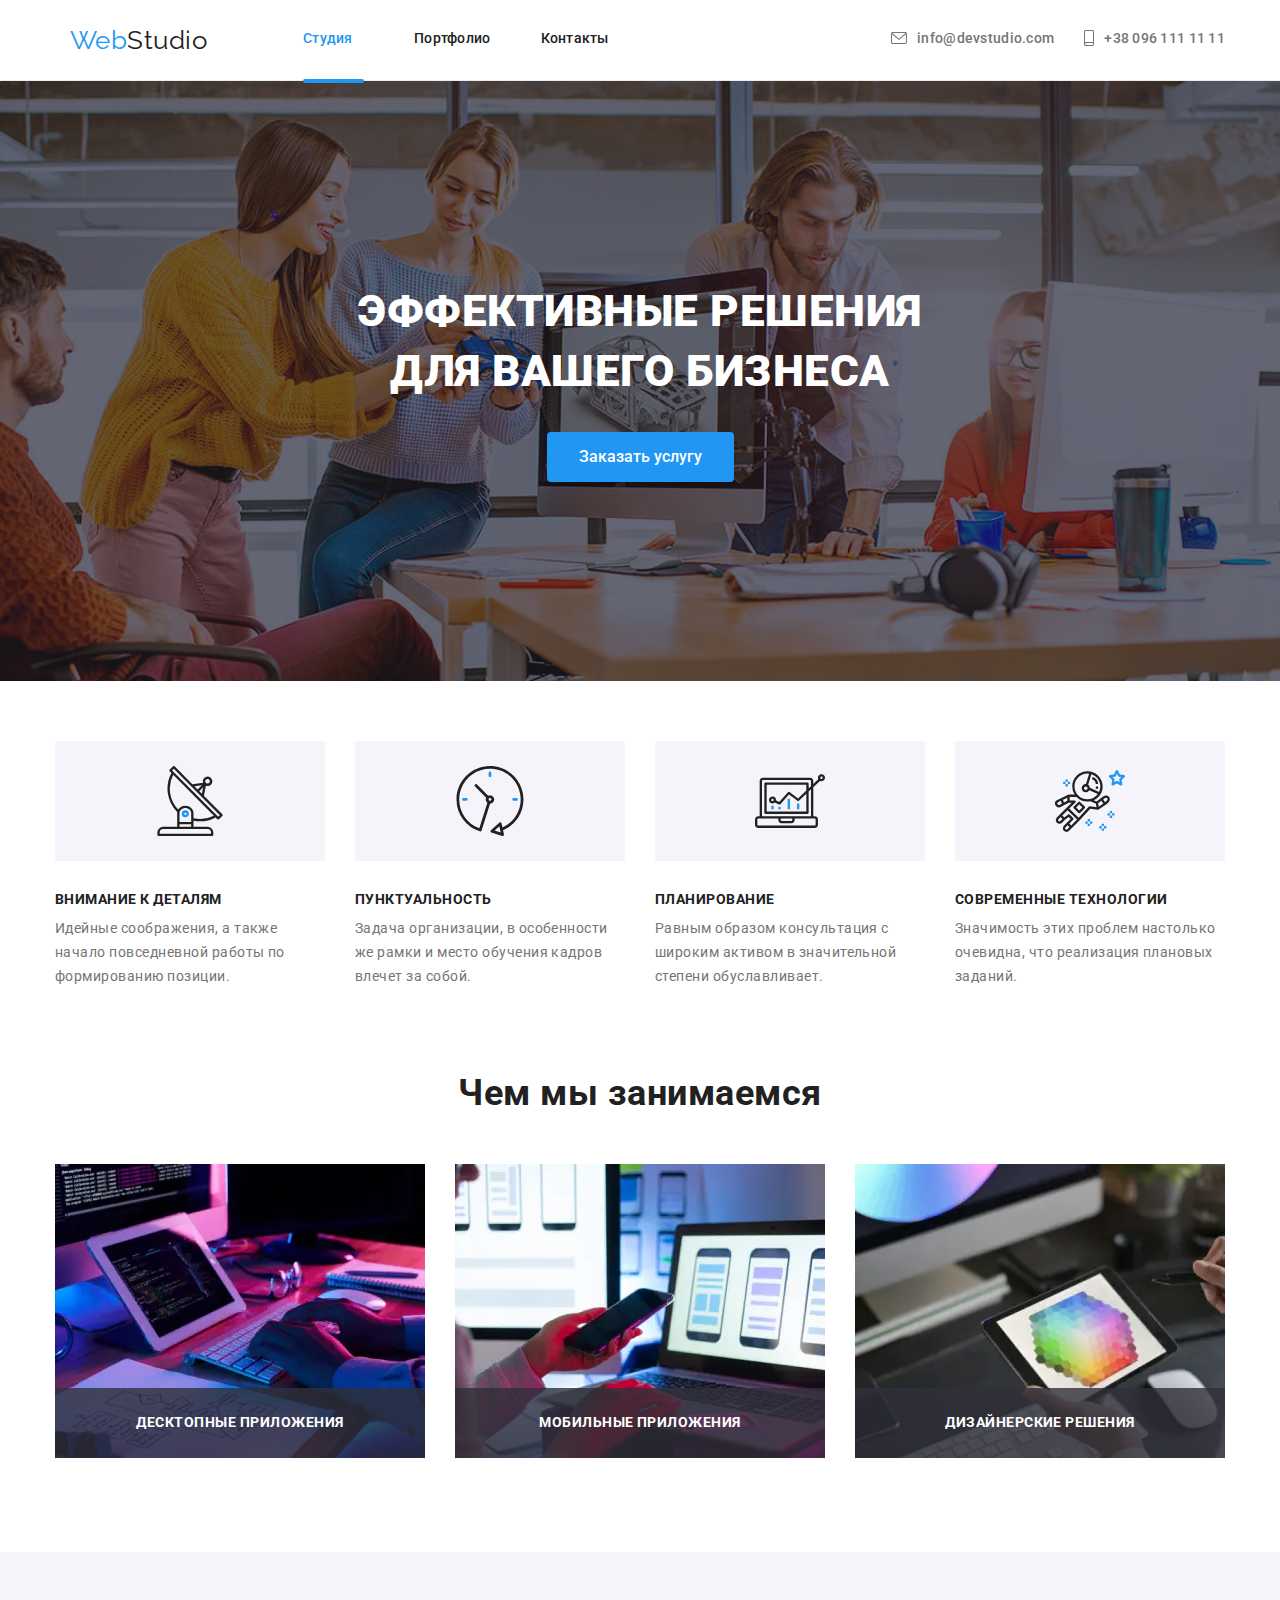
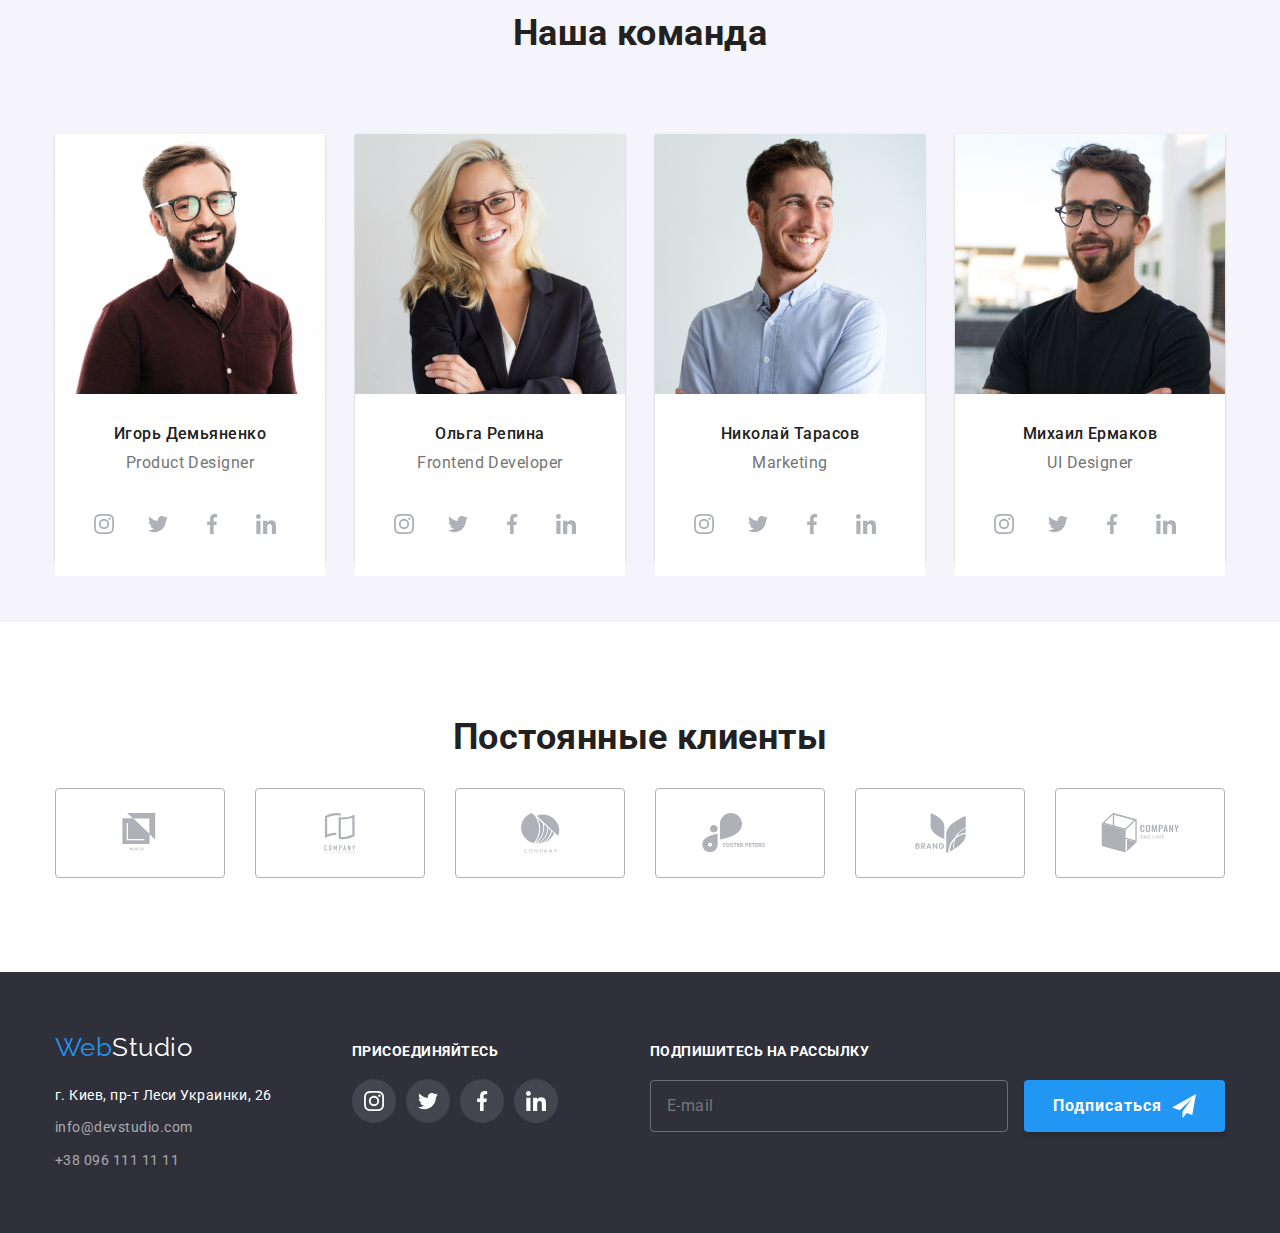
<file: index.html>
<!DOCTYPE html>
<html lang="ru">
    <head>
        <meta charset="UTF-8">
        <meta name="viewport" content="width=device-width, initial-scale=1.0">
        <title>Document</title>
        <link rel="preconnect" href="https://fonts.gstatic.com">
        <link rel="stylesheet" href="https://cdnjs.cloudflare.com/ajax/libs/animate.css/4.1.1/animate.min.css"/>
        <link href="https://fonts.googleapis.com/css2?family=Oleo+Script&family=Raleway:wght@700&family=Roboto:wght@400;500;700;900&display=swap" rel="stylesheet">
        <link rel="stylesheet" href="https://cdnjs.cloudflare.com/ajax/libs/modern-normalize/1.0.0/modern-normalize.min.css">
        <link rel="stylesheet" href="./css/main.min.css">
    </head>
    <body>
        <header class="header line">
            <div class="container">
                <nav class="site-nav">
                    <a href="./index.html" class="heder__logo logo" aria-label="логотип сайта" lang="en"><span class="logo-accent">Web</span>Studio</a>
                    <button type="button"
                     class="menu-button "
                     aria-expanded="false"
                     aria-controls="menu-container"
                    data-menu-button>
                    <svg width="40" height="40" aria-label="переключатель мобильного меню">
                        <use class="icon-cross"   href="./images/sprite.svg#icon-close_40px"></use>
                        <use class="icon-menu"  href="./images/sprite.svg#icon-menu_40px"></use>
                    </svg>
                    </button>
                    <div class="menu-container " id="menu-container" data-menu>
                        <div class="navigation">
                            <ul class="site-nav-list">
                                <li class="navigation__item"><a href="./index.html" class="site-nav-link current">Студия</a></li>
                                <li class="navigation__item"><a href="./portfolio.html" class="site-nav-link">Портфолио</a></li>
                                <li class="navigation__item"><a href="/#footer" class="site-nav-link">Контакты</a></li>
                            </ul>
                        </div>
                        <div class="contacts">
                            <ul class="site-nav-list-address">
                                <li class="contacts__item">
                                    <a href="mailto:info@devstudio.com" class="site-nav-link mail">
                                        <svg class="mail-svg" width="16px" height="12px">
                                            <use href="./images/sprite.svg#icon-envelope-hover"></use>
                                        </svg>
                                    info@devstudio.com </a>
                                </li>
                                <li class="contacts__item">
                                    <a href="tel:+380961111111" class="site-nav-link number">
                                        <svg class="number-svg" width="10px" height="16px">
                                            <use href="./images/sprite.svg#icon-smartphone"></use>
                                        </svg>
                                    +38 096 111 11 11
                                    </a>
                                </li>
                            </ul>  
                        </div>
                    </div>
                </nav>
            </div>
        </header>
        
        <main>
            <section class="hero">
                <div class="container hero-box">
                    <h1 class="hero-title">ЭФФЕКТИВНЫЕ РЕШЕНИЯ <br> ДЛЯ ВАШЕГО БИЗНЕСА</h1>
                        <button type="button" class="button-one" data-modal-open>Заказать услугу</button>
                </div>
                
            </section>
            
            <section class="section-skills">
                <div class="container feature-item">
                    <ul class="feature-list">
                        <li class="item">
                            <div class="section-skills__background">
                                <svg width="70px" height="70px">
                                    <use href="./images/sprite.svg#icon-antenna-1"></use>
                                </svg>
                            </div>
                            <h2 class="section-title">Внимание к деталям</h2>
                            <p class="text">
                                Идейные соображения, а также начало повседневной работы по формированию позиции.
                            </p>
                        </li>
                        <li class="item">
                            <div class="section-skills__background">
                                <svg width="70px" height="70px">
                                    <use href="./images/sprite.svg#icon-clock-1-1"></use>
                                </svg>
                            </div>
                            <h2 class="section-title">Пунктуальность</h2>
                            <p class="text">
                                Задача организации, в особенности же рамки и место обучения кадров влечет за собой.  
                            </p>
                        </li> 
                        <li class="item">
                            <div class="section-skills__background">
                                <svg width="70px" height="70px">
                                    <use href="./images/sprite.svg#icon-diagram-1"></use>
                                </svg>
                            </div>
                            <h2 class="section-title">Планирование</h2>
                            <p class="text">
                                Равным образом консультация с широким активом в значительной степени обуславливает. 
                            </p>
                        </li>
                        <li class="item">
                            <div class="section-skills__background">
                                <svg width="70px" height="70px">
                                    <use href="./images/sprite.svg#icon-astronaut-1"></use>
                                </svg>
                            </div>
                            <h2 class="section-title">Современные технологии</h2>
                            <p class="text">
                                Значимость этих проблем настолько очевидна, что реализация плановых заданий.
                            </p>
                        </li>
                    </ul>
                </div>
            </section>
            <section class="section-images">
                <div class="container">
                    <h2 class="section-images-title">Чем мы занимаемся</h2>
                    <ul class="activity-list">
                        <li class="section-images-link">
                            <picture>
                                <source
                                    srcset="./images/img.1-1x.webp 1x, ./images/img.1-2x.webp"
                                     media="(min-width: 1200px)" type="image/webp">
                                <source 
                                    srcset="./images/img.1-1x.jpg 1x, ./images/img.1-2x.jpg"
                                     media="(min-width: 1200px)"> 
                                <img 
                                     src="./images/img.1.jpg" 
                                     alt="Десктопные приложения">
                                    
                            </picture>
                            
                            <p class="position">Десктопные приложения</p>
                        </li>
                        <li class="section-images-link">
                            <picture>
                                <source
                                    srcset="./images/img.2-1x.webp 1x, ./images/img.2-2x.webp"
                                     media="(min-width: 1200px)" type="image/webp">
                                <source 
                                    srcset="./images/img.2-1x.jpg 1x, ./images/img.2-2x.jpg"
                                     media="(min-width: 1200px)">
                                <img 
                                     src="./images/img.2.jpg" 
                                     alt="Мобильные приложения">
                                    
                            </picture>
                            
                            <p class="position">Мобильные приложения</p>
                        </li>
                        <li class="section-images-link">
                            <picture>
                                <source
                                srcset="./images/img.3-1x.webp 1x, ./images/img.3-2x.webp"
                                 media="(min-width: 1200px)" type="image/webp">
                            <source 
                                srcset="./images/img.3-1x.jpg 1x, ./images/img.3-2x.jpg"
                                 media="(min-width: 1200px)">
                                <img 
                                     src="./images/img.3.jpg"alt="Дизайнерские решения">
                                    
                            </picture>
                            
                            <p class="position">Дизайнерские решения</p>
                        </li>
                    </ul>  
                </div>
            </section> 
            <section class="section-team">
                <div class="container">
                    <h2 class="section-team-title">Наша команда</h2>
                    <ul class="team-list"> 
                        <li class="team-list-link">
                            <img class="section-team__img" 
                                     src="./images/img1-2х.jpg" 
                                     alt="Игорь Демьяненко">
                            
                            <div class="team-title-info" >
                                <h3 class="team-title-name">Игорь Демьяненко</h3>
                                <p class="team-title-skills">
                                    <span lang="en">Product Designer</span>
                                </p>
                                <ul class="team-icon">
                                    <li class="svg-list-link">
                                        <a href="" class="svg-list-item team"> 
                                            <svg class="svg-list-icon team">
                                                <use href="./images/sprite.svg#icon-instagram-2"></use>
                                            </svg>
                                        </a>
                                    </li>
                                    <li class="svg-list-link">
                                        <a href="" class="svg-list-item team"> 
                                            <svg class="svg-list-icon team">
                                                <use href="./images/sprite.svg#icon-twitter-1"></use>
                                            </svg>
                                        </a>
                                    </li>
                                    <li class="svg-list-link">
                                        <a href="" class="svg-list-item team"> 
                                            <svg class="svg-list-icon team">
                                                <use href="./images/sprite.svg#icon-facebook-1"></use>
                                            </svg >
                                        </a>
                                    </li>
                                    <li class="svg-list-link"> 
                                        <a href="" class="svg-list-item team"> 
                                            <svg class="svg-list-icon team">
                                                <use href="./images/sprite.svg#icon-linkedin-1"></use>
                                            </svg>
                                        </a>
                                    </li>  
                                </ul>
                            </div>
                        </li>
                        <li class="team-list-link">
                                <img class="section-team__img" 
                                     src="./images/img2-2х.jpg" 
                                     alt="Ольга Репина">
                            <div class="team-title-info" >
                                <h3 class="team-title-name">Ольга Репина</h3>
                                <p class="team-title-skills">
                                    <span lang="en">Frontend Developer</span>
                                </p>
                                <ul class="team-icon">
                                    <li class="svg-list-link">
                                        <a href="" class="svg-list-item team"> 
                                            <svg class="svg-list-icon team">
                                                <use href="./images/sprite.svg#icon-instagram-2"></use>
                                            </svg>
                                        </a>
                                    </li>
                                    <li class="svg-list-link">
                                        <a href="" class="svg-list-item team"> 
                                            <svg class="svg-list-icon team">
                                                <use href="./images/sprite.svg#icon-twitter-1"></use>
                                            </svg>
                                        </a>
                                    </li>
                                    <li class="svg-list-link">
                                        <a href="" class="svg-list-item team"> 
                                            <svg class="svg-list-icon team">
                                                <use href="./images/sprite.svg#icon-facebook-1"></use>
                                            </svg >
                                        </a>
                                    </li>
                                    <li class="svg-list-link"> 
                                        <a href="" class="svg-list-item team"> 
                                            <svg class="svg-list-icon team">
                                                <use href="./images/sprite.svg#icon-linkedin-1"></use>
                                            </svg>
                                        </a>
                                    </li>  
                                </ul>
                            </div>
                        </li>
                        <li class="team-list-link">
                            <img class="section-team__img" 
                            src="./images/img3-2х.jpg" 
                            alt="Николай Тарасов">
                            <div class="team-title-info" >
                                <h3 class="team-title-name">Николай Тарасов</h3>
                                <p class="team-title-skills">
                                    <span lang="en">Marketing</span>
                                </p>
                                <ul class="team-icon">
                                    <li class="svg-list-link">
                                        <a href="" class="svg-list-item team"> 
                                            <svg class="svg-list-icon team">
                                                <use href="./images/sprite.svg#icon-instagram-2"></use>
                                            </svg>
                                        </a>
                                    </li>
                                    <li class="svg-list-link">
                                        <a href="" class="svg-list-item team"> 
                                            <svg class="svg-list-icon team">
                                                <use href="./images/sprite.svg#icon-twitter-1"></use>
                                            </svg>
                                        </a>
                                    </li>
                                    <li class="svg-list-link">
                                        <a href="" class="svg-list-item team"> 
                                            <svg class="svg-list-icon team">
                                                <use href="./images/sprite.svg#icon-facebook-1"></use>
                                            </svg >
                                        </a>
                                    </li>
                                    <li class="svg-list-link"> 
                                        <a href="" class="svg-list-item team"> 
                                            <svg class="svg-list-icon team">
                                                <use href="./images/sprite.svg#icon-linkedin-1"></use>
                                            </svg>
                                        </a>
                                    </li>  
                                </ul>
                            </div>
                        </li>
                        <li  class="team-list-link">
                            <img class="section-team__img" 
                            src="./images/img4-2х.jpg" 
                            alt="Михаил Ермаков">
                            <div class="team-title-info">
                                <h3 class="team-title-name">Михаил Ермаков</h3>
                                <p class="team-title-skills">
                                    <span lang="en">UI Designer</span>
                                </p>
                                
                                <ul class="team-icon">
                                    <li class="svg-list-link">
                                        <a href="" class="svg-list-item team"> 
                                            <svg class="svg-list-icon team">
                                                <use href="./images/sprite.svg#icon-instagram-2"></use>
                                            </svg>
                                        </a>
                                    </li>
                                    <li class="svg-list-link">
                                        <a href="" class="svg-list-item team"> 
                                            <svg class="svg-list-icon team">
                                                <use href="./images/sprite.svg#icon-twitter-1"></use>
                                            </svg>
                                        </a>
                                    </li>
                                    <li class="svg-list-link">
                                        <a href="" class="svg-list-item team"> 
                                            <svg class="svg-list-icon team">
                                                <use href="./images/sprite.svg#icon-facebook-1"></use>
                                            </svg >
                                        </a>
                                    </li>
                                    <li class="svg-list-link"> 
                                        <a href="" class="svg-list-item team"> 
                                            <svg class="svg-list-icon team">
                                                <use href="./images/sprite.svg#icon-linkedin-1"></use>
                                            </svg>
                                        </a>
                                    </li>  
                                </ul>

                            </div>
                        </li>
                    </ul>
                </div>
            </section>
            <section class="customers">
                <div class="container">
                    <h2 class="section-customers-title">Постоянные клиенты</h2>
                    <ul class="customers-list">
                        <li class="customers-list-link">
                            <a href="" class="customers-list-item"> 
                                <svg class="customers-svg" width="45" height="50">
                                    <use href="./images/sprite.svg#icon-logo-1"></use>
                                </svg>
                            </a>
                        </li>
                        <li class="customers-list-link">
                            <a href="" class="customers-list-item"> 
                                <svg class="customers-svg" width="40" height="50">
                                    <use href="./images/sprite.svg#icon-logo-2"></use>
                                </svg>
                            </a>
                        </li>
                        <li class="customers-list-link">
                            <a href="" class="customers-list-item"> 
                                <svg class="customers-svg" width="41" height="43">
                                    <use href="./images/sprite.svg#icon-logo-3"></use>
                                </svg>
                            </a>
                        </li>
                        <li class="customers-list-link">
                            <a href="" class="customers-list-item"> 
                                <svg class="customers-svg" width="79.66" height="y">
                                    <use href="./images/sprite.svg#icon-logo-4"></use>
                                </svg>
                            </a>
                        </li>
                        <li class="customers-list-link">
                            <a href="" class="customers-list-item"> 
                                <svg class="customers-svg" width="59" height="47">
                                    <use href="./images/sprite.svg#icon-logo-5"></use>
                                </svg>
                            </a>
                        </li>
                        <li class="customers-list-link"> 
                            <a href="" class="customers-list-item"> 
                                <svg class="customers-svg" width="89px" height="46px">
                                    <use href="./images/sprite.svg#icon-logo-6"></use>
                                </svg>
                            </a>
                        </li>
                    </ul>
                </div>
            </section>
        </main>

        <footer id="footer" class="footer">
            <div class="container">
                
                <address class="address-icon">
                    <div class="address-icon__contacts">
                        <a href="./index.html" class="logo" aria-label="логотип сайта" lang="en"><span class="logo-accent">Web</span><span class="footer-logo">Studio</span></a>
                        <ul class="footer-list-address">
                            <li class="footer-address">
                                <a href="https://goo.gl/maps/ttQcyeFYQjjGrUDe8" class="footer-list-link address">г. Киев, пр-т Леси Украинки, 26</a> 
                            </li>
                            <li class="footer-address">
                                <a href="mailto:info@devstudio.com" class="footer-list-link">info@devstudio.com</a>
                             </li>
                             <li class="footer-address">
                                <a href="tel:+380961111111" class="footer-list-link">+38 096 111 11 11</a>
                            </li>
                        </ul>
                    </div>
                    <div class="address-box">
                        <p class="join">Присоединяйтесь</p>
                        <ul class="svg-icon">
                            <li class="svg-list-link">
                                <a href="" class="svg-list-item"> 
                                    <svg class="svg-list-icon">
                                        <use href="./images/sprite.svg#icon-instagram-2"></use>
                                    </svg>
                                </a>
                            </li>
                            <li class="svg-list-link">
                                <a href="" class="svg-list-item"> 
                                    <svg class="svg-list-icon">
                                        <use href="./images/sprite.svg#icon-twitter-1"></use>
                                    </svg>
                                </a>
                            </li>
                            <li class="svg-list-link">
                                <a href="" class="svg-list-item"> 
                                    <svg class="svg-list-icon">
                                        <use href="./images/sprite.svg#icon-facebook-1"></use>
                                    </svg >
                                </a>
                            </li>
                            <li class="svg-list-link"> 
                                <a href="" class="svg-list-item"> 
                                    <svg class="svg-list-icon">
                                        <use href="./images/sprite.svg#icon-linkedin-1"></use>
                                    </svg>
                                </a>
                            </li>  
                        </ul>
                    </div>

                    <div class="footer-box">
                        <form class="footer-form">
                            <p class="footer-form-paragraph">Подпишитесь на рассылку</p>
                            <input type="email" name="email" id="email" class="e-mail" placeholder="E-mail">
                            <button type="submit" class="footer-form-button">Подписаться
                                <svg class="footer-form-icon" width="24px" height="24px">
                                    <use href="./images/sprite.svg#icon-icon-send"></use>
                                </svg>
                            </button>
                        </form>
                    </div>
                </address>
            </div>
        </footer>

        <div class="backdrop is-hidden" data-modal>
            <div class="modal animate__zoomIn">
                <button class="close-btn" data-modal-close>
                    <svg class="close-icon" width="18px" height="18px">
                        <use href="./images/sprite.svg#icon-close-black-18dp-2-1"></use>
                    </svg>
                </button>
                
                <div class="form">
                    <form action=""></form>
                        <h2 class="modal-title">Оставьте свои данные, мы вам перезвоним</h2>
                        <div>
                            <label for="name" class="form-label">
                                <span class="form-lable">Имя</span>
                                <span class="form-lable-svg">
                                    <input type="text" class="form-input" name="name" id="name"/>
                                    <svg class="form-svg" width="18px" height="18px">
                                        <use href="./images/sprite.svg#icon-person-black-18dp-1"></use>
                                    </svg>
                                </span>
                            </label>

                            <label for="tel" class="form-label">
                                <span class="form-lable">Телефон</span>
                                <span class="form-lable-svg">
                                    <input type="tel" class="form-input" name="phone" id="phone"/>
                                    <svg class="form-svg" width="18px" height="18px">
                                        <use href="./images/sprite.svg#icon-phone-black-18dp-1"></use>
                                    </svg>
                                </span>
                            </label>
                            
                        
                            <label for="mail" class="form-label">
                                <span class="form-lable">Почта</span>
                                <span class="form-lable-svg">
                                    <input type="email" class="form-input" name="mail" id="mail"/>
                                    <svg class="form-svg" width="18px" height="18px">
                                        <use href="./images/sprite.svg#icon-email-black-18dp-1-1"></use>
                                    </svg>
                                </span>
                            </label>
                            
                            
                       
                            <label class="form-label" for="comment">
                                <span class="form-lable">Комментарий</span>
                                <textarea class="form-input comment" name="comment" id="comment" rows="7" placeholder="Введите текст"></textarea>

                            </label>
                            
                        
                            <div class="form-label-checkbox">
                                <input type="checkbox" name="checkbox" value="check" id="agree"/>
                                <label class="form-label check" for="agree">
                                    Соглашаюсь с рассылкой и принимаю<a class="conditions">Условия договора</a>
                                </label>
                            </div>
                            
                            <button class="button-one form-button" type="submit">Отправить</button>
                        </div>
                    </form>

                </div>
            </div>
        </div>

        <script src="./js/modal.js"></script>
        <script src="./js/menu.js"></script>
    </body>
</html>
</file>
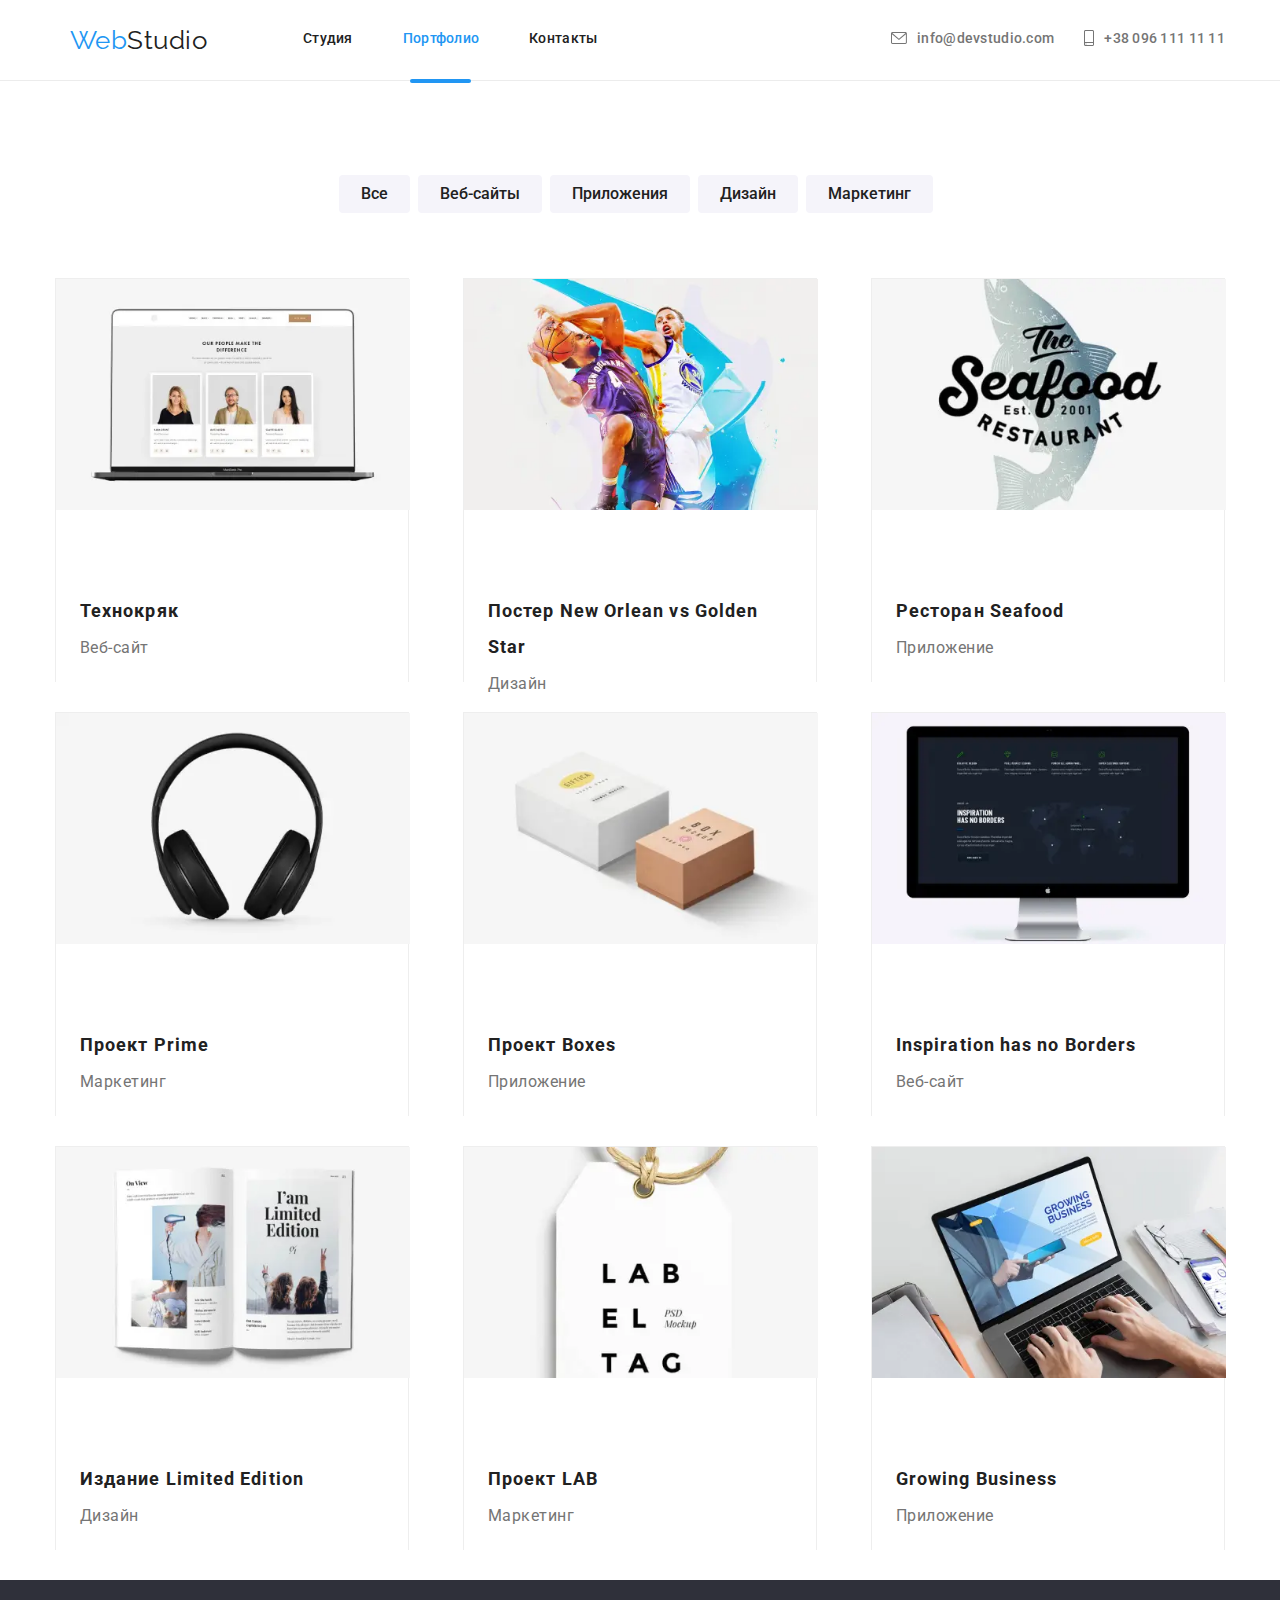
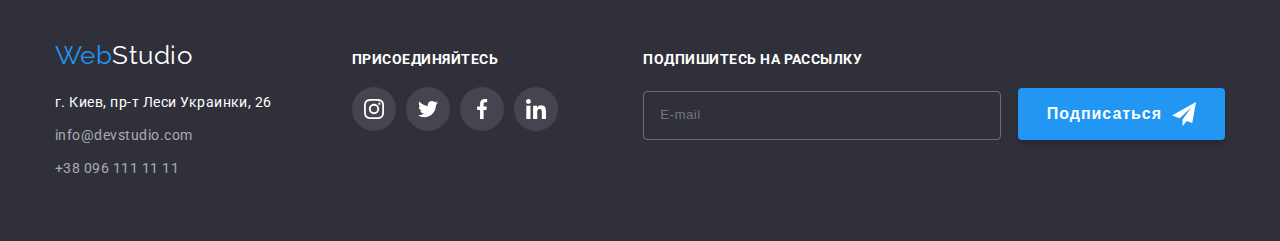
<file: portfolio.html>
<!DOCTYPE html>
<html lang="ru">
<head>
    <meta charset="UTF-8">
    <meta name="viewport" content="width=device-width, initial-scale=1.0">
    <title>Document</title>
    <link rel="preconnect" href="https://fonts.gstatic.com">
    <link href="https://fonts.googleapis.com/css2?family=Oleo+Script&family=Raleway:wght@700&family=Roboto:wght@400;500;700;900&display=swap" rel="stylesheet">
    <link href="https://cdnjs.cloudflare.com/ajax/libs/modern-normalize/1.0.0/modern-normalize.min.css">
    <link rel="stylesheet" href="./css/main.min.css">
</head>
<body>
    <header class="header line">
        <div class="container">
            <nav class="site-nav">
                <a href="./index.html" class="heder__logo logo" aria-label="логотип сайта" lang="en"><span class="logo-accent">Web</span>Studio</a>
                <button type="button"
                 class="menu-button "
                 aria-expanded="false"
                 aria-controls="menu-container"
                data-menu-button>
                <svg width="40" height="40" aria-label="переключатель мобильного меню">
                    <use class="icon-cross"   href="./images/sprite.svg#icon-close_40px"></use>
                    <use class="icon-menu"  href="./images/sprite.svg#icon-menu_40px"></use>
                </svg>
                </button>
                <div class="menu-container " id="menu-container" data-menu>
                    <div class="navigation">
                        <ul class="site-nav-list">
                            <li class="navigation__item"><a href="./index.html" class="site-nav-link ">Студия</a></li>
                            <li class="navigation__item"><a href="./portfolio.html" class="site-nav-link current">Портфолио</a></li>
                            <li class="navigation__item"><a href="/#footer" class="site-nav-link">Контакты</a></li>
                        </ul>
                    </div>
                    <div class="contacts">
                        <ul class="site-nav-list-address">
                            <li class="contacts__item">
                                <a href="mailto:info@devstudio.com" class="site-nav-link mail">
                                    <svg class="mail-svg" width="16px" height="12px">
                                        <use href="./images/sprite.svg#icon-envelope-hover"></use>
                                    </svg>
                                info@devstudio.com </a>
                            </li>
                            <li class="contacts__item">
                                <a href="tel:+380961111111" class="site-nav-link number">
                                    <svg class="number-svg" width="10px" height="16px">
                                        <use href="./images/sprite.svg#icon-smartphone"></use>
                                    </svg>
                                +38 096 111 11 11
                                </a>
                            </li>
                        </ul>  
                    </div>
                </div>
            </nav>
        </div>
    </header>
    <main>
        <section>
            <h1 hidden="tru">Портфолио</h1>
            <div class="container">
                <ul class="line-button">
                    <li>
                        <button type="button" class="line-button__portfolio button primary secondary">Все</button> 
                    </li>
                    <li>
                        <button type="button" class="line-button__portfolio button primary secondary"> Веб-сайты</button> 
                    </li>
                    <li>
                        <button type="button" class="line-button__portfolio button primary secondary">Приложения</button> 
                    </li>
                    <li>
                        <button type="button" class="line-button__portfolio button primary secondary">Дизайн</button> 
                    </li>
                    <li>
                        <button type="button" class="line-button__portfolio button primary secondary">Маркетинг</button>
                    </li>
                </ul>
                <ul class="flex-container">
                                    <li class="flex-element">
                                        <a href="" class="portfolio-list">
                                            <div class="portfolio-card">
                                                <picture>
                                                    <source 
                                                        srcset="./images/img11-1х.webp 1x, ./images/img11-2х.webp 2x"
                                                         media="(min-width: 480px)" type="image/webp">
                                                    <source 
                                                        srcset="./images/img11-1х.jpg 1x, ./images/img11-2х.jpg 2x"
                                                         media="(min-width: 480px)" >
                                                    <source 
                                                        srcset="./images/img11-t1x.webp 1x, ./images/img11-t2x.webp 2x"
                                                         media="(min-width: 768px)" type="image/webp">
                                                   <source 
                                                         srcset="./images/img11-t1x.jpg 1x, ./images/img11-t2x.jpg 2x"
                                                          media="(min-width: 768px)" >     
                                                    <source 
                                                        srcset="./images/img11.webp 1x, ./images/img11-d2x.webp"
                                                         media="(min-width: 1200px)" type="image/webp">
                                                    <source 
                                                        srcset="./images/img11.webp 1x, ./images/img11-d2x.webp 2x"
                                                         media="(min-width: 1200px)" >
                
                                                    <img src="images/img11.jpg" alt="Технокряк">
                                                        
                                                </picture>
                                                <p class="position-portfolio">Технокряк это современная площадка распространения коронавируса. Компании используют эту платформу для цифрового шпионажа и атак на защищённые сервера конкурентов.</p>
                                            </div>
                                            
                                            <div class="portfolio-info">
                                                <h2 class="force-name">Технокряк</h2>
                                                <p class="force-text">Веб-сайт</p>
                                            </div>
                                        </a>
                
                                    </li>
                
                                    <li class="flex-element">
                                        <a href="" class="portfolio-list">
                                            <div class="portfolio-card">
                                                <picture>
                                                    <source 
                                                        srcset="./images/img22-1х.webp 1x, ./images/img22-2х.webp 2x"
                                                         media="(min-width: 480px)" type="image/webp">
                                                    <source 
                                                        srcset="./images/img22-1х.jpg 1x, ./images/img22-2х.jpg 2x"
                                                         media="(min-width: 480px)" >
                                                    <source 
                                                        srcset="./images/img22-t1x.webp 1x, ./images/img22-t2x.webp 2x"
                                                         media="(min-width: 768px)" type="image/webp">
                                                   <source 
                                                         srcset="./images/img22-t1x.jpg 1x, ./images/img22-t2x.jpg 2x"
                                                          media="(min-width: 768px)" >     
                                                    <source 
                                                        srcset="./images/img22.webp 1x, ./images/img22-d2x.webp"
                                                         media="(min-width: 1200px)" type="image/webp">
                                                    <source 
                                                        srcset="./images/img22.webp 1x, ./images/img22-d2x.webp 2x"
                                                         media="(min-width: 1200px)" >
                                                <img src="images/img22.jpg" alt="Постер New Orlean vs Golden Star">                                      
                                                </picture>
                                                <p class="position-portfolio">Lorem ipsum dolor sit amet consectetur adipisicing elit. Sint iste laborum dignissimos omnis incidunt reprehenderit animi asperiores nulla quaerat expedita assumenda dolores, temporibus veritatis quam, aut eos? Fugit, eveniet eius.</p>
                                            </div>
                                            
                                            <div class="portfolio-info">
                                                <h2 class="force-name">Постер <span lang="en">New Orlean vs Golden Star</span></h2>
                                                <p class="force-text">Дизайн</p>
                                            </div>
                                        </a>
                                    </li>
                
                                    <li class="flex-element">
                                        <a href="" class="portfolio-list">
                                            <div class="portfolio-card">
                                                <picture>
                                                    <source 
                                                        srcset="./images/img33-1х.webp 1x, ./images/img33-2х.webp 2x"
                                                         media="(min-width: 480px)" type="image/webp">
                                                    <source 
                                                        srcset="./images/img33-1х.jpg 1x, ./images/img33-2х.jpg 2x"
                                                         media="(min-width: 480px)" >
                                                    <source 
                                                        srcset="./images/img33-t1x.webp 1x, ./images/img33-t2x.webp 2x"
                                                         media="(min-width: 768px)" type="image/webp">
                                                   <source 
                                                         srcset="./images/img33-t1x.jpg 1x, ./images/img33-t2x.jpg 2x"
                                                          media="(min-width: 768px)" >     
                                                    <source 
                                                        srcset="./images/img33.webp 1x, ./images/img33-d2x.webp"
                                                         media="(min-width: 1200px)" type="image/webp">
                                                    <source 
                                                        srcset="./images/img33.webp 1x, ./images/img33-d2x.webp 2x"
                                                         media="(min-width: 1200px)" >
                
                                                    <img src="images/img33.jpg" alt="Ресторан Seafood">                                      
                                                </picture>
                                                <p class="position-portfolio">Lorem ipsum dolor sit amet consectetur adipisicing elit. Nemo deserunt quia vitae tenetur dolor, debitis facilis, quod ad pariatur velit cumque magni. Eaque, facere explicabo unde fugit cum impedit excepturi!</p>
                                            </div>
                
                                            <div class="portfolio-info">
                                                <h2 class="force-name">Ресторан <span lang="en">Seafood</span></h2>
                                                <p class="force-text">Приложение</p>
                                            </div>
                                        </a>
                                    </li>
                                    <li class="flex-element">
                                        <a href="" class="portfolio-list">
                                            <div class="portfolio-card">
                                                <picture>
                                                    <source 
                                                        srcset="./images/img44-1х.webp 1x, ./images/img44-2х.webp 2x"
                                                         media="(min-width: 480px)" type="image/webp">
                                                    <source 
                                                        srcset="./images/img44-1х.jpg 1x, ./images/img44-2х.jpg 2x"
                                                         media="(min-width: 480px)" >
                                                    <source 
                                                        srcset="./images/img44-t1x.webp 1x, ./images/img44-t2x.webp 2x"
                                                         media="(min-width: 768px)" type="image/webp">
                                                   <source 
                                                         srcset="./images/img44-t1x.jpg 1x, ./images/img44-t2x.jpg 2x"
                                                          media="(min-width: 768px)" >     
                                                    <source 
                                                        srcset="./images/img44.webp 1x, ./images/img44-d2x.webp"
                                                         media="(min-width: 1200px)" type="image/webp">
                                                    <source 
                                                        srcset="./images/img44.webp 1x, ./images/img44-d2x.webp 2x"
                                                         media="(min-width: 1200px)" >
                
                                                    <img src="images/img44.jpg" alt="Проект Prime">                                      
                                                </picture>
                                                <p class="position-portfolio">Lorem ipsum dolor sit, amet consectetur adipisicing elit. Nulla consequuntur accusamus voluptatum delectus, mollitia corrupti! Veniam tempore eligendi quo voluptate vitae, suscipit voluptatem ipsam iusto, possimus natus, architecto ab repellendus?</p>
                                            </div>
                
                                            <div class="portfolio-info">
                                                <h2 class="force-name">Проект <span lang="en">Prime</span> </h2>
                                                <p class="force-text">Маркетинг</p>
                                            </div>
                                        </a>
                                    </li>
                
                                    <li class="flex-element">
                                        <a href="" class="portfolio-list">
                                            <div class="portfolio-card">
                                                <picture>
                                                    <source 
                                                        srcset="./images/img55-1х.webp 1x, ./images/img55-2х.webp 2x"
                                                         media="(min-width: 480px)" type="image/webp">
                                                    <source 
                                                        srcset="./images/img55-1х.jpg 1x, ./images/img55-2х.jpg 2x"
                                                         media="(min-width: 480px)" >
                                                    <source 
                                                        srcset="./images/img55-t1x.webp 1x, ./images/img55-t2x.webp 2x"
                                                         media="(min-width: 768px)" type="image/webp">
                                                   <source 
                                                         srcset="./images/img55-t1x.jpg 1x, ./images/img55-t2x.jpg 2x"
                                                          media="(min-width: 768px)" >     
                                                    <source 
                                                        srcset="./images/img55.webp 1x, ./images/img55-d2x.webp"
                                                         media="(min-width: 1200px)" type="image/webp">
                                                    <source 
                                                        srcset="./images/img55.webp 1x, ./images/img55-d2x.webp 2x"
                                                         media="(min-width: 1200px)" >
                                                     <img src="images/img55.jpg" alt="Проект Boxes">                                      
                                                </picture>
                                                <p class="position-portfolio">Lorem ipsum dolor sit amet, consectetur adipisicing elit. Rerum, excepturi sint tempora ullam veniam, ut nisi odit inventore, facilis repellendus exercitationem. Sit praesentium eius placeat optio doloribus et quo accusantium.</p>
                                            </div>
                                            
                                            <div class="portfolio-info">
                                                    <h2 class="force-name">Проект <span lang="en">Boxes</span></h2>
                                                <p class="force-text" >Приложение</p>
                                            </div>
                                        </a>
                                    </li>
                
                                    <li class="flex-element">
                                        <a href="" class="portfolio-list">
                                            <div class="portfolio-card">
                                                <picture>
                                                    <source 
                                                        srcset="./images/img66-1х.webp 1x, ./images/img66-2х.webp 2x"
                                                         media="(min-width: 480px)" type="image/webp">
                                                    <source 
                                                        srcset="./images/img66-1х.jpg 1x, ./images/img66-2х.jpg 2x"
                                                         media="(min-width: 480px)" >
                                                    <source 
                                                        srcset="./images/img66-t1x.webp 1x, ./images/img66-t2x.webp 2x"
                                                         media="(min-width: 768px)" type="image/webp">
                                                   <source 
                                                         srcset="./images/img66-t1x.jpg 1x, ./images/img66-t2x.jpg 2x"
                                                          media="(min-width: 768px)" >     
                                                    <source 
                                                        srcset="./images/img66.webp 1x, ./images/img66-d2x.webp"
                                                         media="(min-width: 1200px)" type="image/webp">
                                                    <source 
                                                        srcset="./images/img66.webp 1x, ./images/img66-d2x.webp 2x"
                                                         media="(min-width: 1200px)" >
                                                    <img src="images/img66.jpg" alt="Inspiration has no Borders">                                      
                                                </picture>
                                                <p class="position-portfolio">Lorem ipsum dolor sit amet consectetur adipisicing elit. Consequuntur doloribus odit, consequatur debitis fuga reprehenderit optio ipsam autem sunt et illo? Ipsa quam excepturi tenetur veritatis delectus dignissimos minima nesciunt?</p>
                                            </div>
                                            
                                            <div class="portfolio-info">
                                                    <h2 lang="en"class="force-name">Inspiration has no Borders</h2>
                                                <p class="force-text" >Веб-сайт</p>
                                            </div>
                                        </a>
                                    </li>
                                    <li class="flex-element">
                                        <a href="" class="portfolio-list">
                                            <div class="portfolio-card">
                                                <picture>
                                                    <source 
                                                        srcset="./images/img77-1х.webp 1x, ./images/img77-2х.webp 2x"
                                                         media="(min-width: 480px)" type="image/webp">
                                                    <source 
                                                        srcset="./images/img77-1х.jpg 1x, ./images/img77-2х.jpg 2x"
                                                         media="(min-width: 480px)" >
                                                    <source 
                                                        srcset="./images/img77-t1x.webp 1x, ./images/img77-t2x.webp 2x"
                                                         media="(min-width: 768px)" type="image/webp">
                                                   <source 
                                                         srcset="./images/img77-t1x.jpg 1x, ./images/img77-t2x.jpg 2x"
                                                          media="(min-width: 768px)" >     
                                                    <source 
                                                        srcset="./images/img77.webp 1x, ./images/img77-d2x.webp"
                                                         media="(min-width: 1200px)" type="image/webp">
                                                    <source 
                                                        srcset="./images/img77.webp 1x, ./images/img77-d2x.webp 2x"
                                                         media="(min-width: 1200px)" >
                                                    <img src="images/img77.jpg" alt="Издание Limited Edition">                                      
                                                </picture>
                                                <p class="position-portfolio">Lorem ipsum dolor sit amet consectetur, adipisicing elit. Vel exercitationem earum reiciendis praesentium tenetur iusto in, illo rerum harum eos totam ipsam consequuntur, magni inventore ullam placeat, corporis adipisci nesciunt.</p>
                                            </div>
                
                                            <div class="portfolio-info">
                                                <h2 class="force-name">Издание <span lang="en"> Limited Edition</span></h2>
                                                <p class="force-text">Дизайн</p>
                                            </div>
                                        </a>
                                    </li>
                                     <li class="flex-element">
                                        <a href="" class="portfolio-list">
                                            <div class="portfolio-card">
                                                <picture>
                                                    <source 
                                                        srcset="./images/img88-1х.webp 1x, ./images/img88-2х.webp 2x"
                                                         media="(min-width: 480px)" type="image/webp">
                                                    <source 
                                                        srcset="./images/img88-1х.jpg 1x, ./images/img88-2х.jpg 2x"
                                                         media="(min-width: 480px)" >
                                                    <source 
                                                        srcset="./images/img88-t1x.webp 1x, ./images/img88-t2x.webp 2x"
                                                         media="(min-width: 768px)" type="image/webp">
                                                   <source 
                                                         srcset="./images/img88-t1x.jpg 1x, ./images/img88-t2x.jpg 2x"
                                                          media="(min-width: 768px)" >     
                                                    <source 
                                                        srcset="./images/img88.webp 1x, ./images/img88-d2x.webp"
                                                         media="(min-width: 1200px)" type="image/webp">
                                                    <source 
                                                        srcset="./images/img88.webp 1x, ./images/img88-d2x.webp 2x"
                                                         media="(min-width: 1200px)" >
                                                    <img src="images/img88.jpg" alt="Проект LAB">                                      
                                                </picture>
                                                <p class="position-portfolio">Lorem ipsum dolor sit amet consectetur adipisicing elit. Sint asperiores fuga enim laborum quod. Repellendus quis eveniet at? Placeat illo autem quidem. Fuga ullam possimus laudantium maxime officiis nulla molestiae.</p>
                                            </div>
                                            
                                            <div class="portfolio-info">
                                                <h2 class="force-name">Проект <span lang="en">LAB</span></h2>
                                                <p class="force-text">Маркетинг</p>
                                            </div>
                                        </a>
                                    </li>
                                     <li class="flex-element">
                                        <a href="" class="portfolio-list">
                                            <div class="portfolio-card">
                                                <picture>
                                                    <source 
                                                        srcset="./images/img99-1х.webp 1x, ./images/img99-2х.webp 2x"
                                                         media="(min-width: 480px)" type="image/webp">
                                                    <source 
                                                        srcset="./images/img99-1х.jpg 1x, ./images/img99-2х.jpg 2x"
                                                         media="(min-width: 480px)" >
                                                    <source 
                                                        srcset="./images/img99-t1x.webp 1x, ./images/img99-t2x.webp 2x"
                                                         media="(min-width: 768px)" type="image/webp">
                                                   <source 
                                                         srcset="./images/img99-t1x.jpg 1x, ./images/img99-t2x.jpg 2x"
                                                          media="(min-width: 768px)" >     
                                                    <source 
                                                        srcset="./images/img99.webp 1x, ./images/img99-d2x.webp"
                                                         media="(min-width: 1200px)" type="image/webp">
                                                    <source 
                                                        srcset="./images/img99.webp 1x, ./images/img99-d2x.webp 2x"
                                                         media="(min-width: 1200px)" >
                                                    <img src="images/img99.jpg" alt="Growing Business">                                      
                                                </picture>
                                                <p class="position-portfolio">Lorem ipsum dolor sit amet consectetur adipisicing elit. Illum atque hic praesentium animi natus recusandae cupiditate? Explicabo nam error atque at? Perspiciatis rem quia iste numquam fuga dignissimos cupiditate sit.</p>
                                            </div>
                                            
                                            <div class="portfolio-info">
                                                <h2 lang="en"class="force-name">Growing Business</h2>
                                                <p class="force-text" >Приложение</p>
                                            </div>
                                        </a>
                                    </li>
                
                                </ul>
        </section>
    </main>
    <footer class="footer">
        <div class="container">
            
            <address class="address-icon">
                <div class="address-icon__contacts">
                    <a href="./index.html" class="logo" aria-label="логотип сайта" lang="en"><span class="logo-accent">Web</span><span class="footer-logo">Studio</span></a>
                    <ul class="footer-list-address">
                        <li class="footer-address">
                            <a href="https://goo.gl/maps/ttQcyeFYQjjGrUDe8" class="footer-list-link address">г. Киев, пр-т Леси Украинки, 26</a> 
                        </li>
                        <li class="footer-address">
                            <a href="mailto:info@devstudio.com" class="footer-list-link">info@devstudio.com</a>
                         </li>
                         <li class="footer-address">
                            <a href="tel:+380961111111" class="footer-list-link">+38 096 111 11 11</a>
                        </li>
                    </ul>
                </div>
                <div class="address-box">
                    <p class="join">Присоединяйтесь</p>
                    <ul class="svg-icon">
                        <li class="svg-list-link">
                            <a href="" class="svg-list-item"> 
                                <svg class="svg-list-icon">
                                    <use href="./images/sprite.svg#icon-instagram-2"></use>
                                </svg>
                            </a>
                        </li>
                        <li class="svg-list-link">
                            <a href="" class="svg-list-item"> 
                                <svg class="svg-list-icon">
                                    <use href="./images/sprite.svg#icon-twitter-1"></use>
                                </svg>
                            </a>
                        </li>
                        <li class="svg-list-link">
                            <a href="" class="svg-list-item"> 
                                <svg class="svg-list-icon">
                                    <use href="./images/sprite.svg#icon-facebook-1"></use>
                                </svg >
                            </a>
                        </li>
                        <li class="svg-list-link"> 
                            <a href="" class="svg-list-item"> 
                                <svg class="svg-list-icon">
                                    <use href="./images/sprite.svg#icon-linkedin-1"></use>
                                </svg>
                            </a>
                        </li>  
                    </ul>
                </div>

                <div class="footer-box">
                    <form class="footer-form">
                        <p class="footer-form-paragraph">Подпишитесь на рассылку</p>
                        <input type="email" name="email" id="email" class="e-mail" placeholder="E-mail">
                        <button type="submit" class="footer-form-button">Подписаться
                            <svg class="footer-form-icon" width="24px" height="24px">
                                <use href="./images/sprite.svg#icon-icon-send"></use>
                            </svg>
                        </button>
                    </form>
                </div>
            </address>
        </div>
    </footer>

    <script src="./js/modal.js"></script>
        <script src="./js/menu.js"></script>
</body>
</html>
</file>
<file: css/main.min.css>
:root{--primary-texst-color: rgba(117, 117, 117, 1);--title-texst-color: #212121;--accent-color: #2196F3;--primary-white-color: #FFFFFF;--primary-background-color: #e5e5e5;--icon-color: #AFB1B8;--timing-function: 250ms cubic-bezier(0.4, 0, 0.2, 1)}:root{-moz-tab-size:4;tab-size:4}h1,h2,h3,h4,p,ul{margin:0px;padding:0px}body{font-family:Roboto, sans-serif;letter-spacing:0.03em;margin:0}body.modal-open{overflow:hidden}main{background-color:var(--primary-white-color)}ul{padding-inline-start:0px}li{list-style-type:none}a{text-decoration:none;transition:var(--timing-function)}img{display:block;max-width:100%;height:auto}.container{padding-left:15px;padding-right:15px;margin-left:auto;margin-right:auto;border:none}@media screen and (max-width: 767px){.contacts{margin-top:60px}.contacts__item{margin-top:15px}.navigation__item:not(:last-child){margin-bottom:40px}.current::after{content:'';transform:translateY(8px);left:0;bottom:0px;display:block;height:4px;border-radius:2px;background-color:var(--accent-color)}}@media screen and (min-width: 768px){.current::after{content:'';transform:translateY(33px);left:0;bottom:0px;display:block;width:100%;height:4px;border-radius:2px;background-color:var(--accent-color)}.site-nav{height:80px;align-items:center}button.menu-button{display:none}.site-nav-list{display:flex}.navigation{padding-top:32px;padding-bottom:32px}.navigation__item:not(:last-child){margin-right:50px;margin-bottom:0}.contacts{margin-top:21px;margin-bottom:21px}.contacts__item:nth-child(-n+1){margin-bottom:10px}}@media screen and (max-width: 767px){.menu-container{display:none;position:absolute;text-align:center;padding-top:60px;padding-bottom:60px;top:100%;left:0;width:100%;background-color:#fff;height:393px}.menu-container.is-open{display:block}}@media screen and (min-width: 768px){.menu-container{display:flex;justify-content:space-between;flex-grow:1}}@media screen and (min-width: 1200px){.site-nav{align-items:baseline}.site-nav-list-address{display:flex;margin-left:auto}.contacts{margin-top:32px}.contacts__item:nth-child(-n+1){margin-bottom:0;margin-right:30px}}.menu-button{display:inline-flex;margin:0;margin-left:auto;margin-bottom:10px;margin-top:10px;margin-right:15px;padding:0;border:none;justify-content:center;background-color:#fff}.menu-button .icon-cross{display:none}.menu-button.is-open .icon-cross{display:block}.menu-button.is-open .icon-menu{display:none}.site-nav{display:flex;align-items:center}.site-nav .item{outline:1px solid transparent}.header{position:relative;border-bottom:1px solid #ECECEC;background-color:var(--primary-white-color)}.header .line{height:0px;left:0px;top:80px;border:1px solid #ECECEC}.site-nav-link{align-items:center;display:block;color:var(--title-texst-color);font-weight:500;font-size:14px;line-height:16px;letter-spacing:0.02em}@media screen and (min-width: 1200px){.site-nav-link{padding-top:32px;padding-bottom:32px}}.site-nav-link:hover,.site-nav-link:focus{color:var(--accent-color)}.site-nav-link.mail{display:inline-flex;align-items:center;font-style:normal;color:var(--primary-texst-color)}.site-nav-link.mail:hover,.site-nav-link.mail:focus{color:var(--accent-color)}.site-nav-link.number{display:inline-flex;align-items:center;font-style:normal;color:var(--primary-text-color);fill:var(--title-texst-color)}.site-nav-link.number:hover,.site-nav-link.number:focus{color:var(--accent-color)}.contacts__item{align-items:center}.mail-svg{fill:currentColor;margin-right:10px}.number-svg{fill:currentColor;margin-right:10px}.current{color:var(--accent-color)}.mobile-menu{position:fixed;top:0;left:0;width:100%;height:100%;background-color:#000;z-index:999;transform:translateX(-100%);transition:transform 500ms li}.mobile-menu.is-open{transform:translateX(0)}.mobile-menu.content{height:100%;background-color:#fff;width:70%}.current::after{content:'';bottom:0px;display:block;margin-left:auto;margin-right:auto;height:4px;width:61px;align-items:center;border-radius:2px;background-color:var(--accent-color)}.hero-title{color:var(--primary-white-color);text-transform:uppercase;padding-top:118px;padding-bottom:30px;font-style:normal;font-weight:900;font-size:26px;line-height:42px}.hero{background-color:#2F303A;background-position:center;background-repeat:no-repeat;background-image:linear-gradient(rgba(47,48,58,0.4), rgba(47,48,58,0.4)),url("../images/hero-2x.jpg");background-size:100% 100%;border:1px solid transparent;min-height:400px}.container.hero-box{text-align:center}.button-one{display:inline-block;padding:10px 32px;margin-bottom:118px;border-radius:4px;text-align:center;height:50px;color:var(--primary-white-color);background-color:var(--accent-color);font-weight:500;font-size:16px;line-height:1.62;border:none;border-radius:4px;cursor:pointer;box-shadow:0px 4px 4px rgba(0,0,0,0.15)}.button-one:hover,.button-one:focus{color:var(--primary-white-color);background-color:var(--accent-color)}@media screen and (min-device-pixel-ratio: 2) and (min-width: 320px), screen and (min-resolution: 192dpi) and (min-width: 320px), screen and (min-resolution: 2dppx) and (min-width: 320px){.hero{background-image:linear-gradient(rgba(47,48,58,0.4), rgba(47,48,58,0.4)),url("../images/hero-2x.jpg");background-size:100% 100%}}@media screen and (min-device-pixel-ratio: 2) and (min-width: 768px), screen and (min-resolution: 192dpi) and (min-width: 768px), screen and (min-resolution: 2dppx) and (min-width: 768px){.hero{background-image:linear-gradient(rgba(47,48,58,0.4), rgba(47,48,58,0.4)),url("../images/hero_tablet-2x.jpg");background-size:768px 100%}}@media screen and (min-device-pixel-ratio: 2) and (min-width: 1200px), screen and (min-resolution: 192dpi) and (min-width: 1200px), screen and (min-resolution: 2dppx) and (min-width: 1200px){.hero{background-image:linear-gradient(rgba(47,48,58,0.4), rgba(47,48,58,0.4)),url("../images/hero_desk-2x.jpg");background-size:1600px 600px}}@media screen and (min-width: 768px){.hero{background-image:linear-gradient(rgba(47,48,58,0.4), rgba(47,48,58,0.4)),url("../images/hero_tablet-2x.jpg");background-size:768px 100%}}@media screen and (min-width: 1200px){.hero{background-image:linear-gradient(rgba(47,48,58,0.4), rgba(47,48,58,0.4)),url("../images/hero_desk-1x.jpg");background-size:1600px 600px;min-height:600px}.hero-title{font-size:44px;line-height:1.36;padding-top:200px}}.footer-form-paragraph{margin-top:60px;font-weight:700;font-size:14px;line-height:1.14;text-transform:uppercase;font-style:normal;font-weight:bold;color:var(--primary-white-color);margin-bottom:20px}.e-mail{line-height:1.25;letter-spacing:0.03em;margin-bottom:30px;padding-top:15px;padding-bottom:15px;padding-left:16px;border:1px solid rgba(255,255,255,0.3);border-radius:4px;background-color:transparent;margin-right:12px;width:100%}.footer-form-button{display:inline-flex;align-items:center;font-weight:bold;font-size:16px;line-height:1.88;text-align:center;letter-spacing:0.06em;color:var(--primary-white-color);background-color:var(--accent-color);box-shadow:0px 4px 4px rgba(0,0,0,0.15);border-radius:4px;border:1px solid transparent;padding:10px 28px}.footer-form-icon{margin-left:10px}html{line-height:1.15;-webkit-text-size-adjust:100%}*,::after,::before{box-sizing:border-box}.footer{background:#2F303A}.footer.logo{font-family:Raleway;font-style:normal}.footer-list-address{margin-top:20px;margin-right:10px}.footer-address{margin-top:9px}.footer-list-link{font-family:Roboto;font-style:normal;font-weight:400;font-style:400;font-size:14px;line-height:1.71;color:rgba(255,255,255,0.6)}.footer-list-link:hover,.footer-list-link:focus{color:var(--accent-color)}.footer-list-link.address:hover,.footer-list-link.address:focus{color:var(--accent-color)}.footer-list-link.address{color:var(--primary-white-color)}.join{margin-bottom:20px;font-weight:bold;font-size:14px;line-height:16px;font-style:normal;text-transform:uppercase;color:#FFFFFF}.site-nav-link.number:hover,.site-nav-link.number:focus{color:var(--accent-color)}.site-nav-link.number{color:#757575}.address-icon{align-items:baseline;justify-content:flex-start}.svg-icon{display:flex;justify-content:center}.svg-list-icon{width:20px;height:20px}.svg-list-link{margin-right:10px;width:44px;height:44px}.svg-list-item{align-items:center;justify-content:center;display:inline-flex;padding:12px;width:44px;height:44px;background-color:rgba(255,255,255,0.1);border-radius:50%;fill:var(--primary-white-color)}.svg-list-item:hover,.svg-list-item:focus{color:var(--primary-white-color);background-color:var(--accent-color)}@media screen and (max-width: 767px){.footer{text-align:center;padding-top:60px;padding-bottom:60px}.address-box{margin-top:60px}}@media screen and (min-width: 768px){.footer{text-align:center}.address-icon{display:flex;flex-wrap:wrap;padding-top:60px;padding-bottom:60px}.address-icon__contacts{margin-left:76px;margin-right:165px}.e-mail{display:block;margin-bottom:20px;width:450px}.footer-box{margin-left:auto;margin-right:auto}}@media screen and (min-width: 1200px){.address-icon{display:flex;padding-top:60px;padding-bottom:60px}.footer-box{margin-left:auto;margin-right:0}.footer-form-paragraph{text-align:start;margin-top:0px}.address-box{flex-direction:column-reverse;margin-left:70px;text-align:start}.address-icon__contacts{text-align:start;margin:0}.e-mail{width:358px;display:inline-flex}}.customers{padding-top:60px;padding-bottom:60px}.section-customers-title{margin-bottom:30px;font-weight:bold;font-size:36px;line-height:1.17;text-align:center;color:var(--title-texst-color)}.customers-list-link{align-items:center;justify-content:center;display:inline-flex;box-sizing:border-box;border-radius:4px;cursor:pointer}@media screen and (min-width: 768px){.customers-list-link{width:226px}}.customers-list-item{display:flex;justify-content:center;align-items:center;width:210px;height:90px;border:1px solid var(--icon-color);fill:#AFB1B8;background-color:#fff;color:var(--icon-color);border-radius:4px}.customers-list-item:hover,.customers-list-item:focus{border-color:var(--accent-color);color:var(--accent-color)}.customers-svg{height:40px;fill:currentColor}.customers-list{display:flex;flex-wrap:wrap;justify-content:center}@media screen and (max-width: 1600px){.customers-list{margin-left:-30px;margin-bottom:-30px}}@media screen and (max-width: 1600px){.customers-list-link{margin-left:30px;margin-bottom:30px}}@media screen and (min-width: 1200px){.customers-list .customers-list-link+.customers-list-link{margin-left:30px}.customers{padding-top:94px;padding-bottom:94px}.customers-list-link{width:170px}}@media screen and (max-width: 1199px){.section-images{display:none}}.section-images-title{font-weight:bold;font-size:36px;line-height:1.17;text-align:center;color:var(--title-texst-color);padding-bottom:50px}.activity-list{display:flex;flex-wrap:wrap;justify-content:space-between}.image-list .section-images-link+.section-images-link{margin-right:30px}.section-images{padding-bottom:94px}.section-images-link{position:relative}.position{display:block;position:absolute;width:100%;height:70px;left:0px;bottom:0px;align-items:center;text-transform:uppercase;position:absolute;padding-top:27px;padding-bottom:27px;font-style:normal;font-weight:bold;font-size:14px;line-height:1.14;text-align:center;text-transform:uppercase;color:var(--primary-white-color);background:rgba(47,48,58,0.8)}.section-skills__background{display:flex;flex-wrap:wrap;justify-content:center;padding:25px 100px;background-color:#F5F4FA}.section-title{color:var(--title-texst-color);font-weight:700;font-size:14px;line-height:16px;text-transform:uppercase;text-align:center;padding-top:30px}.feature-list{display:flex;flex-wrap:wrap;justify-content:space-between}.item:nth-child(-n+3){margin-bottom:30px}.text{padding-top:10px}@media screen and (max-width: 767px){.text{height:50px}}@media screen and (min-width: 768px){.text{height:75px}}.feature-list .text{font-style:400;font-size:14px;line-height:1.71;color:var(--primary-texst-color)}.section-skills{padding-top:60px;padding-bottom:60px;background-color:var(--primary-white-color)}@media screen and (min-width: 768px){.item{width:354px}.item:nth-child(-n+2){margin-bottom:30px}.section-title{text-align:start}}@media screen and (min-width: 1200px){.item{width:270px}.item:nth-child(n+2){margin-left:30px}.container .feature-item .item+.item{margin-left:30}.section-title{text-align:start}}@media screen and (min-width: 768px){.section-team{background-color:#F5F4FA;padding-top:60px;padding-bottom:60px}.section-team__img{width:354px;height:374px}.team-list-link{width:354px}.team-list{display:flex;flex-wrap:wrap}}.section-team__img{object-fit:cover}@media screen and (min-width: 1200px){.team-list{display:flex;padding-top:50px}.section-team__img{width:270px;height:260px}.team-list-link{width:270px;height:428px}.team-list .team-list-link+.team-list-link{margin-left:30px}}.section-team__img{width:100%}.section-team-title{font-weight:bold;font-size:36px;line-height:1.17;text-align:center;color:var(--title-texst-color)}.team-list{justify-content:space-between}.team-title-name{font-weight:500;font-size:16px;line-height:19px;color:var(--title-texst-color);padding-top:30px;padding-bottom:10px}.team-title-skills{font-weight:400;font-size:16px;line-height:19px;color:var(--primary-texst-color);padding-bottom:30px}.team-title-info{background-color:var(--primary-white-color);text-align:center;min-width:108px;align-items:center}.team-list-link{box-shadow:0px 1px 3px rgba(0,0,0,0.12),0px 1px 1px rgba(0,0,0,0.14),0px 2px 1px rgba(0,0,0,0.2);border-radius:0px 0px 4px 4px;margin-top:30px}.team-icon{justify-content:center;display:flex;padding-bottom:30px}.team-icon.team{--icon-color: currentColor}.svg-list-item.team{fill:var(--icon-color)}.svg-list-item.team:hover,.svg-list-item.team:focus{background-color:var(--accent-color);fill:var(--primary-white-color)}.force-name{font-weight:700;font-size:18px;line-height:2;letter-spacing:0.06em;color:var(--title-texst-color)}.force-text{font-weight:400;font-size:16px;line-height:1.875;letter-spacing:0.03em;color:var(--primary-texst-color);margin-top:4px}.flex-container{display:flex;flex-wrap:wrap;justify-content:space-between}.portfolio-info{background-color:var(--primary-white-color);padding-top:20px;padding-bottom:20px;padding-left:24px;padding-right:24px}img{display:block}.flex-element{max-width:450px;margin-bottom:30px;border:1px solid #eeeeee}.flex-element:nth-child(3n){margin-right:0px}.portfolio-list{display:flex;flex-direction:column;background:#FFFFFF;box-sizing:border-box;margin-top:30px}.portfolio-list:hover,.portfolio-list:focus{box-shadow:0px 1px 1px rgba(0,0,0,0.12),0px 4px 4px rgba(0,0,0,0.06),1px 4px 6px rgba(0,0,0,0.16)}.portfolio-list:nth-child(-n+3){margin-top:0}.portfolio-list:hover .position-portfolio,.portfolio-list:focus .position-portfolio{opacity:1;transform:translateY(0)}.flex-container:nth-last-child(-n+3){margin-bottom:0px}.portfolio-card{position:relative;overflow:hidden}.position-portfolio{display:block;position:absolute;align-content:center;width:100%;height:100%;left:0px;bottom:0px;align-items:center;opacity:0;padding-left:23px;padding-right:23px;padding-top:63px;padding-bottom:63px;font-style:normal;font-weight:normal;font-size:18px;line-height:1.555;color:var(--primary-white-color);background:rgba(33,150,243,0.9);transition:var(--timing-function);overflow:hidden;transform:translateY(100%)}.flex-container__img{max-width:450px;height:294px}.line-button{display:inline-flex;flex-wrap:wrap;justify-content:flex-start;margin-bottom:40px;margin-top:60px}.line-button__portfolio{margin-right:8px;margin-bottom:15px}.line-button__portfoli:nth-last-child(-n+2){margin-bottom:0px}@media screen and (min-width: 768px){.flex-element{max-width:354px;margin-bottom:30px}.line-button{justify-content:center}.portfolio-card{max-width:354px}}@media screen and (min-width: 1200px){.container{margin-left:auto;margin-right:auto;width:1200px;border:none}.flex-element{width:370px;height:404px;margin-bottom:30px}.line-button__list{display:flex;justify-content:center;margin-top:94px;margin-bottom:50px}.portfolio-card{width:370px;height:294px}}.line-button{justify-content:start}.button.primary.secondary{display:inline-block;padding:6px 22px;border-radius:4px;background-color:#f5f4fa;color:var(--title-texst-color);border:transparent;text-align:center;border:none;border-radius:4px;font-family:Roboto;font-style:normal;font-weight:500;font-size:16px;line-height:1.62;cursor:pointer;transition:var(--timing-function)}.button.primary:hover,.button.primary:focus{color:var(--primary-white-color);background-color:var(--accent-color)}@media screen and (min-width: 768px){.line-button{display:flex;justify-content:center;margin-top:60px;margin-bottom:30px}}@media screen and (min-width: 1200px){.line-button{display:flex;justify-content:center;margin-top:94px;margin-bottom:50px}}.is-hidden{visibility:hidden;opacity:0;pointer-events:none}.modal{position:absolute;top:50%;left:50%;transform:translate(-50%, -50%);min-width:320px;max-width:450px;background-color:var(--primary-white-color);border-radius:4px;box-shadow:0px 1px 3px rgba(0,0,0,0.12),0px 1px 1px rgba(0,0,0,0.14),0px 2px 1px rgba(0,0,0,0.2);border-radius:4px;animation-duration:1000ms;animation-iteration-count:1;animation-iteration-count:1}.close-btn{position:absolute;top:8px;right:8px;bottom:8px;width:30px;height:30px;background-color:var(--primary-white-color);border:1px solid rgba(0,0,0,0.1);border-radius:50%}.close-btn:hover .close-icon,.close-btn:hover .close-icon{fill:var(--accent-color)}.close-icon{position:absolute;top:50%;left:50%;transform:translate(-50%, -50%);fill:#000000;transition:var(--timing-function)}.modal-title{font-style:normal;font-weight:bold;font-size:20px;line-height:30px;text-align:center;margin-bottom:12px}.form{padding:40px}.form-input{width:100%;padding:12px 16px;height:40px;border:1px solid rgba(33,33,33,0.2);border-radius:4px;resize:none;font:inherit;padding-left:42px}.form-input.comment{width:100%;padding:12px 16px;height:110px;margin-top:4px;border:1px solid rgba(33,33,33,0.2);border-radius:4px;resize:none;font:inherit}.form-input:focus+.form-label,.form-input:not(:placeholder-shown)+.form-label{transform:translateY(-50px)}.form-input:focus,.form-input:hover{outline:none;border-color:var(--accent-color);transition:var(--timing-function)}.form-input:hover+.form-svg,.form-input:focus+.form-svg{fill:var(--accent-color);transition:var(--timing-function)}.button-one.form-button{display:block;margin:auto}.form-lable{font-weight:normal;font-size:12px;line-height:1.16;color:#757575;margin-left:5px;cursor:pointer}.form-label-checkbox{font-weight:normal;font-size:12px;line-height:1.16;color:#757575}.conditions{text-decoration-skip-ink:none;font-size:12px;line-height:1.71;color:var(--accent-color);text-decoration:underline;display:inline-block}.form-label-checkbox{text-align:center;padding-top:20px;padding-bottom:30px}.form-svg{position:absolute;left:15px;top:33%}.form-lable-svg{position:relative;display:block;margin-top:4px;margin-bottom:10px}@media screen and (min-width: 1200px){.modal{width:528px}}@media screen and (min-width: 768px){.heder__logo{margin:26px 88px 26px 15px}}.logo{color:var(--title-texst-color);width:145px;height:31px;left:215px;top:24px;font-family:Raleway;font-size:26px;line-height:1.2;font-style:normal}.logo-accent{color:var(--accent-color)}.footer-logo{color:var(--primary-white-color)}.backdrop{position:fixed;cursor:not-allowed;left:0;top:0;width:100%;height:100%;background-color:rgba(0,0,0,0.5);transition:1000ms cubic-bezier(0.4, 0, 0.2, 1);z-index:100;overflow-y:scroll}
/*# sourceMappingURL=main.min.css.map */
</file>
